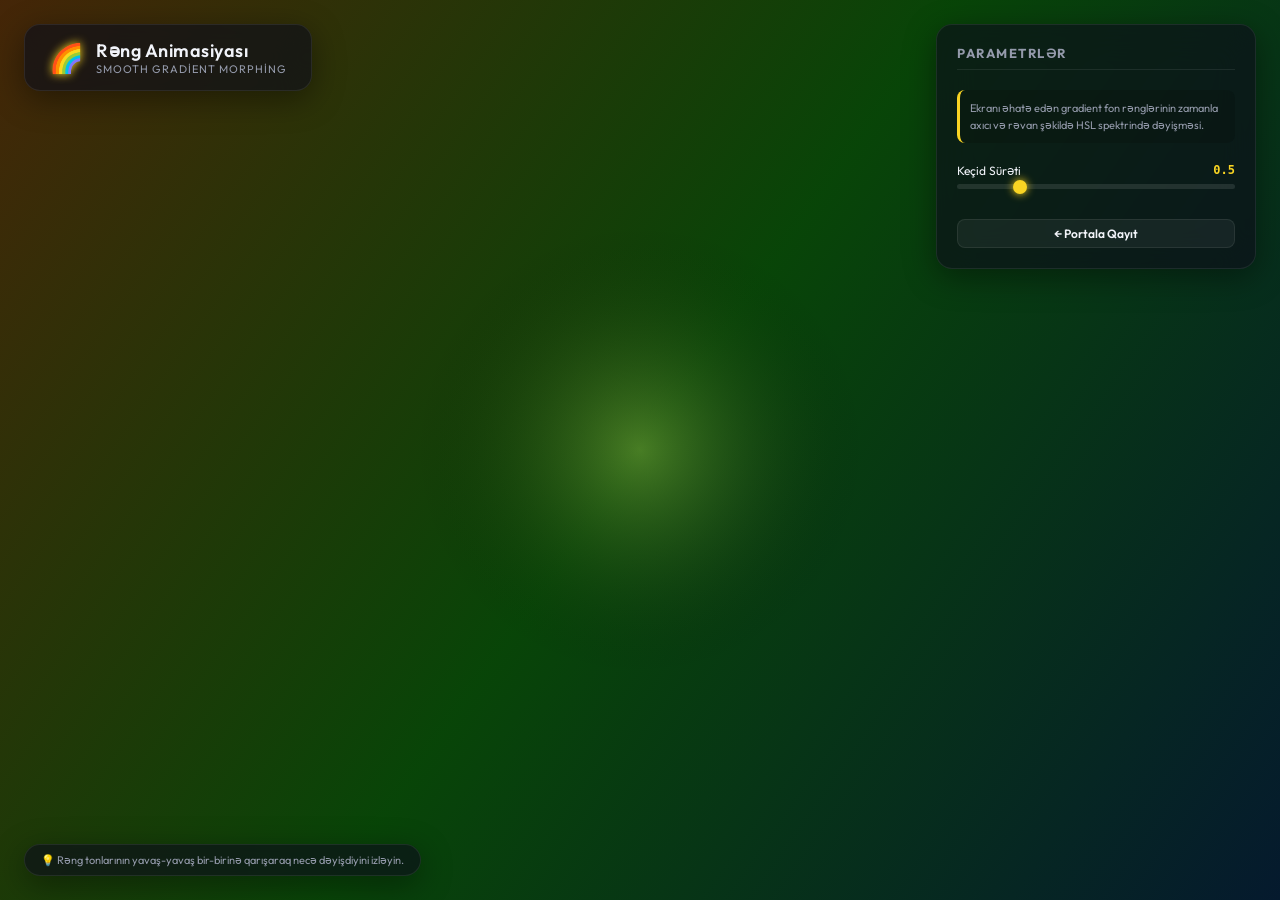
<file: color.html>
<!DOCTYPE html>
<html lang="az">
<head>
    <meta charset="UTF-8">
    <meta name="viewport" content="width=device-width, initial-scale=1.0">
    <title>Rəng Animasiyası</title>
    <!-- Google Fonts -->
    <link rel="preconnect" href="https://fonts.googleapis.com">
    <link rel="preconnect" href="https://fonts.gstatic.com" crossorigin>
    <link href="https://fonts.googleapis.com/css2?family=Outfit:wght@300;400;600;700&display=swap" rel="stylesheet">
    
    <style>
        :root {
            --bg-base: #06060c;
            --text-primary: #f1f3f9;
            --text-secondary: #949aab;
            --accent-color: #f9d423;
            --glass-bg: rgba(13, 14, 27, 0.65);
            --glass-border: rgba(255, 255, 255, 0.08);
            --glass-glow: rgba(249, 212, 35, 0.15);
        }

        * {
            box-sizing: border-box;
            margin: 0;
            padding: 0;
            user-select: none;
            -webkit-user-select: none;
        }

        body {
            background-color: var(--bg-base);
            color: var(--text-primary);
            font-family: 'Outfit', sans-serif;
            overflow: hidden;
            height: 100vh;
            width: 100vw;
        }

        #mathCanvas {
            position: fixed;
            top: 0;
            left: 0;
            width: 100%;
            height: 100%;
            z-index: 1;
            display: block;
        }

        /* UI Overlays */
        .ui-overlay {
            position: absolute;
            z-index: 10;
            top: 0;
            left: 0;
            width: 100%;
            height: 100%;
            pointer-events: none;
            display: flex;
            flex-direction: column;
            justify-content: space-between;
            padding: 24px;
        }

        .glass-panel {
            pointer-events: auto;
            background: var(--glass-bg);
            backdrop-filter: blur(18px);
            -webkit-backdrop-filter: blur(18px);
            border: 1px solid var(--glass-border);
            border-radius: 16px;
            padding: 20px;
            box-shadow: 0 8px 32px 0 rgba(0, 0, 0, 0.4);
            transition: all 0.4s cubic-bezier(0.16, 1, 0.3, 1);
        }

        .glass-panel:hover {
            border-color: rgba(255, 255, 255, 0.15);
            box-shadow: 0 8px 32px 0 rgba(0, 0, 0, 0.5), 0 0 15px var(--glass-glow);
        }

        header.glass-panel {
            align-self: flex-start;
            display: flex;
            align-items: center;
            gap: 20px;
            padding: 14px 24px;
        }

        .logo-icon {
            font-size: 28px;
            color: var(--accent-color);
            text-shadow: 0 0 10px var(--accent-color);
        }

        h1 {
            font-size: 18px;
            font-weight: 600;
            letter-spacing: 0.5px;
        }

        .subtitle {
            font-size: 11px;
            color: var(--text-secondary);
            text-transform: uppercase;
            letter-spacing: 1px;
        }

        /* Controls Panel */
        .controls-panel {
            position: absolute;
            right: 24px;
            top: 24px;
            width: 320px;
            display: flex;
            flex-direction: column;
            gap: 20px;
        }

        .controls-panel h2 {
            font-size: 13px;
            text-transform: uppercase;
            letter-spacing: 1.5px;
            color: var(--text-secondary);
            border-bottom: 1px solid rgba(255, 255, 255, 0.08);
            padding-bottom: 8px;
        }

        .info-text {
            font-size: 11px;
            line-height: 1.5;
            color: var(--text-secondary);
            background: rgba(0, 0, 0, 0.15);
            padding: 10px;
            border-radius: 8px;
            border-left: 3px solid var(--accent-color);
        }

        .slider-group {
            display: flex;
            flex-direction: column;
            gap: 6px;
        }

        .slider-header {
            display: flex;
            justify-content: space-between;
            font-size: 12px;
        }

        .val-display {
            font-family: monospace;
            color: var(--accent-color);
            font-weight: 600;
        }

        input[type="range"] {
            -webkit-appearance: none;
            appearance: none;
            width: 100%;
            height: 5px;
            background: rgba(255, 255, 255, 0.1);
            border-radius: 3px;
            outline: none;
        }

        input[type="range"]::-webkit-slider-thumb {
            -webkit-appearance: none;
            appearance: none;
            width: 14px;
            height: 14px;
            border-radius: 50%;
            background: var(--accent-color);
            cursor: pointer;
            box-shadow: 0 0 8px var(--accent-color);
            transition: transform 0.1s;
        }

        input[type="range"]::-webkit-slider-thumb:hover {
            transform: scale(1.25);
        }

        .back-btn {
            text-decoration: none;
            color: var(--text-primary);
            font-size: 12px;
            font-weight: 600;
            background: rgba(255, 255, 255, 0.05);
            padding: 6px 12px;
            border-radius: 8px;
            border: 1px solid var(--glass-border);
            transition: all 0.3s;
            display: inline-block;
            margin-top: 10px;
            text-align: center;
        }

        .back-btn:hover {
            background: var(--accent-color);
            color: var(--bg-base);
            box-shadow: 0 0 10px var(--accent-color);
        }

        footer.glass-panel {
            align-self: flex-start;
            padding: 8px 16px;
            font-size: 11px;
            color: var(--text-secondary);
        }

        @media (max-width: 768px) {
            .ui-overlay {
                display: flex;
                flex-direction: column;
                overflow-y: auto;
                pointer-events: auto;
                gap: 15px;
            }
            .controls-panel {
                position: static;
                width: 100%;
            }
            header.glass-panel {
                width: 100%;
                flex-direction: column;
                align-items: flex-start;
                gap: 10px;
            }
        }
    </style>
</head>
<body>
    <canvas id="mathCanvas"></canvas>

    <div class="ui-overlay">
        <!-- Header -->
        <header class="glass-panel">
            <div style="display: flex; align-items: center; gap: 12px;">
                <span class="logo-icon">🌈</span>
                <div>
                    <h1>Rəng Animasiyası</h1>
                    <p class="subtitle">Smooth Gradient Morphing</p>
                </div>
            </div>
        </header>

        <!-- Controls -->
        <aside class="glass-panel controls-panel">
            <h2>Parametrlər</h2>
            <div class="info-text">
                Ekranı əhatə edən gradient fon rənglərinin zamanla axıcı və rəvan şəkildə HSL spektrində dəyişməsi.
            </div>

            <div class="slider-group">
                <div class="slider-header">
                    <span>Keçid Sürəti</span>
                    <span class="val-display" id="val-speed">0.5</span>
                </div>
                <input type="range" id="param-speed" min="0.1" max="2.0" step="0.1" value="0.5">
            </div>

            <a href="index.html" class="back-btn">← Portala Qayıt</a>
        </aside>

        <!-- Footer Help -->
        <footer class="glass-panel">
            <span>💡 Rəng tonlarının yavaş-yavaş bir-birinə qarışaraq necə dəyişdiyini izləyin.</span>
        </footer>
    </div>

    <script>
        const canvas = document.getElementById('mathCanvas');
        const ctx = canvas.getContext('2d');

        const state = {
            width: window.innerWidth,
            height: window.innerHeight,
            hue: 0
        };

        function getSliderVal(id) {
            return parseFloat(document.getElementById(id).value);
        }

        function setupSlider(sliderId, displayId) {
            const slider = document.getElementById(sliderId);
            const display = document.getElementById(displayId);
            slider.addEventListener('input', () => {
                display.textContent = slider.value;
            });
        }

        setupSlider('param-speed', 'val-speed');

        function resize() {
            const dpr = window.devicePixelRatio || 1;
            state.width = window.innerWidth;
            state.height = window.innerHeight;
            canvas.width = state.width * dpr;
            canvas.height = state.height * dpr;
            ctx.scale(dpr, dpr);
        }
        window.addEventListener('resize', resize);
        resize();

        function draw() {
            const speed = getSliderVal('param-speed');
            state.hue = (state.hue + speed) % 360;

            // Draw morphing diagonal linear gradient
            const grad = ctx.createLinearGradient(0, 0, state.width, state.height);
            
            const color1 = `hsl(${state.hue}, 80%, 15%)`;
            const color2 = `hsl(${(state.hue + 90) % 360}, 80%, 15%)`;
            const color3 = `hsl(${(state.hue + 180) % 360}, 80%, 10%)`;

            grad.addColorStop(0, color1);
            grad.addColorStop(0.5, color2);
            grad.addColorStop(1, color3);

            ctx.fillStyle = grad;
            ctx.fillRect(0, 0, state.width, state.height);

            // Draw a floating glowing orb in the center
            const cx = state.width / 2;
            const cy = state.height / 2;
            const size = Math.min(state.width, state.height) * 0.25;

            const orbGrad = ctx.createRadialGradient(cx, cy, 0, cx, cy, size);
            orbGrad.addColorStop(0, `hsla(${(state.hue + 45) % 360}, 100%, 70%, 0.3)`);
            orbGrad.addColorStop(1, 'transparent');

            ctx.beginPath();
            ctx.arc(cx, cy, size, 0, Math.PI * 2);
            ctx.fillStyle = orbGrad;
            ctx.fill();

            requestAnimationFrame(draw);
        }

        draw();
    </script>
</body>
</html>
</file>
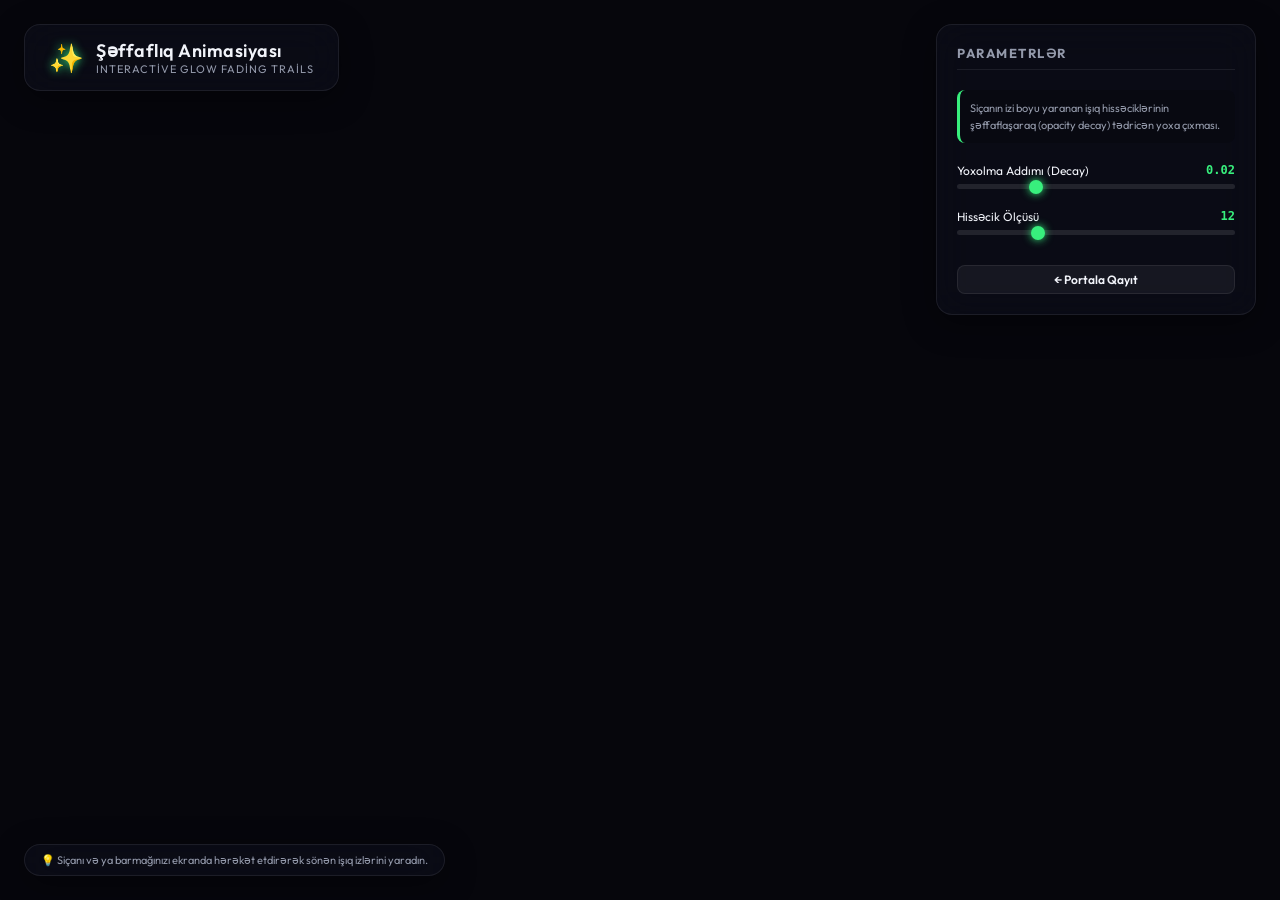
<file: fade.html>
<!DOCTYPE html>
<html lang="az">
<head>
    <meta charset="UTF-8">
    <meta name="viewport" content="width=device-width, initial-scale=1.0">
    <title>Şəffaflıq Animasiyası</title>
    <!-- Google Fonts -->
    <link rel="preconnect" href="https://fonts.googleapis.com">
    <link rel="preconnect" href="https://fonts.gstatic.com" crossorigin>
    <link href="https://fonts.googleapis.com/css2?family=Outfit:wght@300;400;600;700&display=swap" rel="stylesheet">
    
    <style>
        :root {
            --bg-base: #06060c;
            --text-primary: #f1f3f9;
            --text-secondary: #949aab;
            --accent-color: #38ef7d;
            --glass-bg: rgba(13, 14, 27, 0.65);
            --glass-border: rgba(255, 255, 255, 0.08);
            --glass-glow: rgba(56, 239, 125, 0.15);
        }

        * {
            box-sizing: border-box;
            margin: 0;
            padding: 0;
            user-select: none;
            -webkit-user-select: none;
        }

        body {
            background-color: var(--bg-base);
            color: var(--text-primary);
            font-family: 'Outfit', sans-serif;
            overflow: hidden;
            height: 100vh;
            width: 100vw;
        }

        #mathCanvas {
            position: fixed;
            top: 0;
            left: 0;
            width: 100%;
            height: 100%;
            z-index: 1;
            display: block;
        }

        /* UI Overlays */
        .ui-overlay {
            position: absolute;
            z-index: 10;
            top: 0;
            left: 0;
            width: 100%;
            height: 100%;
            pointer-events: none;
            display: flex;
            flex-direction: column;
            justify-content: space-between;
            padding: 24px;
        }

        .glass-panel {
            pointer-events: auto;
            background: var(--glass-bg);
            backdrop-filter: blur(18px);
            -webkit-backdrop-filter: blur(18px);
            border: 1px solid var(--glass-border);
            border-radius: 16px;
            padding: 20px;
            box-shadow: 0 8px 32px 0 rgba(0, 0, 0, 0.4);
            transition: all 0.4s cubic-bezier(0.16, 1, 0.3, 1);
        }

        .glass-panel:hover {
            border-color: rgba(255, 255, 255, 0.15);
            box-shadow: 0 8px 32px 0 rgba(0, 0, 0, 0.5), 0 0 15px var(--glass-glow);
        }

        header.glass-panel {
            align-self: flex-start;
            display: flex;
            align-items: center;
            gap: 20px;
            padding: 14px 24px;
        }

        .logo-icon {
            font-size: 28px;
            color: var(--accent-color);
            text-shadow: 0 0 10px var(--accent-color);
        }

        h1 {
            font-size: 18px;
            font-weight: 600;
            letter-spacing: 0.5px;
        }

        .subtitle {
            font-size: 11px;
            color: var(--text-secondary);
            text-transform: uppercase;
            letter-spacing: 1px;
        }

        /* Controls Panel */
        .controls-panel {
            position: absolute;
            right: 24px;
            top: 24px;
            width: 320px;
            display: flex;
            flex-direction: column;
            gap: 20px;
        }

        .controls-panel h2 {
            font-size: 13px;
            text-transform: uppercase;
            letter-spacing: 1.5px;
            color: var(--text-secondary);
            border-bottom: 1px solid rgba(255, 255, 255, 0.08);
            padding-bottom: 8px;
        }

        .info-text {
            font-size: 11px;
            line-height: 1.5;
            color: var(--text-secondary);
            background: rgba(0, 0, 0, 0.15);
            padding: 10px;
            border-radius: 8px;
            border-left: 3px solid var(--accent-color);
        }

        .slider-group {
            display: flex;
            flex-direction: column;
            gap: 6px;
        }

        .slider-header {
            display: flex;
            justify-content: space-between;
            font-size: 12px;
        }

        .val-display {
            font-family: monospace;
            color: var(--accent-color);
            font-weight: 600;
        }

        input[type="range"] {
            -webkit-appearance: none;
            appearance: none;
            width: 100%;
            height: 5px;
            background: rgba(255, 255, 255, 0.1);
            border-radius: 3px;
            outline: none;
        }

        input[type="range"]::-webkit-slider-thumb {
            -webkit-appearance: none;
            appearance: none;
            width: 14px;
            height: 14px;
            border-radius: 50%;
            background: var(--accent-color);
            cursor: pointer;
            box-shadow: 0 0 8px var(--accent-color);
            transition: transform 0.1s;
        }

        input[type="range"]::-webkit-slider-thumb:hover {
            transform: scale(1.25);
        }

        .back-btn {
            text-decoration: none;
            color: var(--text-primary);
            font-size: 12px;
            font-weight: 600;
            background: rgba(255, 255, 255, 0.05);
            padding: 6px 12px;
            border-radius: 8px;
            border: 1px solid var(--glass-border);
            transition: all 0.3s;
            display: inline-block;
            margin-top: 10px;
            text-align: center;
        }

        .back-btn:hover {
            background: var(--accent-color);
            color: var(--bg-base);
            box-shadow: 0 0 10px var(--accent-color);
        }

        footer.glass-panel {
            align-self: flex-start;
            padding: 8px 16px;
            font-size: 11px;
            color: var(--text-secondary);
        }

        @media (max-width: 768px) {
            .ui-overlay {
                display: flex;
                flex-direction: column;
                overflow-y: auto;
                pointer-events: auto;
                gap: 15px;
            }
            .controls-panel {
                position: static;
                width: 100%;
            }
            header.glass-panel {
                width: 100%;
                flex-direction: column;
                align-items: flex-start;
                gap: 10px;
            }
        }
    </style>
</head>
<body>
    <canvas id="mathCanvas"></canvas>

    <div class="ui-overlay">
        <!-- Header -->
        <header class="glass-panel">
            <div style="display: flex; align-items: center; gap: 12px;">
                <span class="logo-icon">✨</span>
                <div>
                    <h1>Şəffaflıq Animasiyası</h1>
                    <p class="subtitle">Interactive Glow Fading Trails</p>
                </div>
            </div>
        </header>

        <!-- Controls -->
        <aside class="glass-panel controls-panel">
            <h2>Parametrlər</h2>
            <div class="info-text">
                Siçanın izi boyu yaranan işıq hissəciklərinin şəffaflaşaraq (opacity decay) tədricən yoxa çıxması.
            </div>

            <div class="slider-group">
                <div class="slider-header">
                    <span>Yoxolma Addımı (Decay)</span>
                    <span class="val-display" id="val-decay">0.02</span>
                </div>
                <input type="range" id="param-decay" min="0.005" max="0.06" step="0.005" value="0.02">
            </div>

            <div class="slider-group">
                <div class="slider-header">
                    <span>Hissəcik Ölçüsü</span>
                    <span class="val-display" id="val-size">12</span>
                </div>
                <input type="range" id="param-size" min="5" max="30" step="1" value="12">
            </div>

            <a href="index.html" class="back-btn">← Portala Qayıt</a>
        </aside>

        <!-- Footer Help -->
        <footer class="glass-panel">
            <span>💡 Siçanı və ya barmağınızı ekranda hərəkət etdirərək sönən işıq izlərini yaradın.</span>
        </footer>
    </div>

    <script>
        const canvas = document.getElementById('mathCanvas');
        const ctx = canvas.getContext('2d');

        const state = {
            width: window.innerWidth,
            height: window.innerHeight,
            particles: []
        };

        function getSliderVal(id) {
            return parseFloat(document.getElementById(id).value);
        }

        function setupSlider(sliderId, displayId) {
            const slider = document.getElementById(sliderId);
            const display = document.getElementById(displayId);
            slider.addEventListener('input', () => {
                display.textContent = slider.value;
            });
        }

        setupSlider('param-decay', 'val-decay');
        setupSlider('param-size', 'val-size');

        function resize() {
            const dpr = window.devicePixelRatio || 1;
            state.width = window.innerWidth;
            state.height = window.innerHeight;
            canvas.width = state.width * dpr;
            canvas.height = state.height * dpr;
            ctx.scale(dpr, dpr);
        }
        window.addEventListener('resize', resize);
        resize();

        function addParticle(x, y) {
            const size = getSliderVal('param-size');
            state.particles.push({
                x,
                y,
                size,
                opacity: 1.0,
                // slight random drift
                vx: (Math.random() - 0.5) * 1.5,
                vy: (Math.random() - 0.5) * 1.5
            });
        }

        window.addEventListener('mousemove', (e) => {
            addParticle(e.clientX, e.clientY);
        });

        window.addEventListener('touchmove', (e) => {
            if (e.touches.length > 0) {
                addParticle(e.touches[0].clientX, e.touches[0].clientY);
            }
        });

        function draw() {
            // Dark clear background
            ctx.fillStyle = '#06060c';
            ctx.fillRect(0, 0, state.width, state.height);

            const decay = getSliderVal('param-decay');

            for (let i = state.particles.length - 1; i >= 0; i--) {
                const p = state.particles[i];
                p.opacity -= decay;
                p.x += p.vx;
                p.y += p.vy;

                if (p.opacity <= 0) {
                    state.particles.splice(i, 1);
                    continue;
                }

                ctx.beginPath();
                ctx.arc(p.x, p.y, p.size, 0, Math.PI * 2);
                ctx.fillStyle = `rgba(56, 239, 125, ${p.opacity})`;
                ctx.shadowColor = '#38ef7d';
                ctx.shadowBlur = p.size * 1.5 * p.opacity;
                ctx.fill();
            }

            ctx.shadowBlur = 0; // reset shadow
            requestAnimationFrame(draw);
        }

        draw();
    </script>
</body>
</html>
</file>
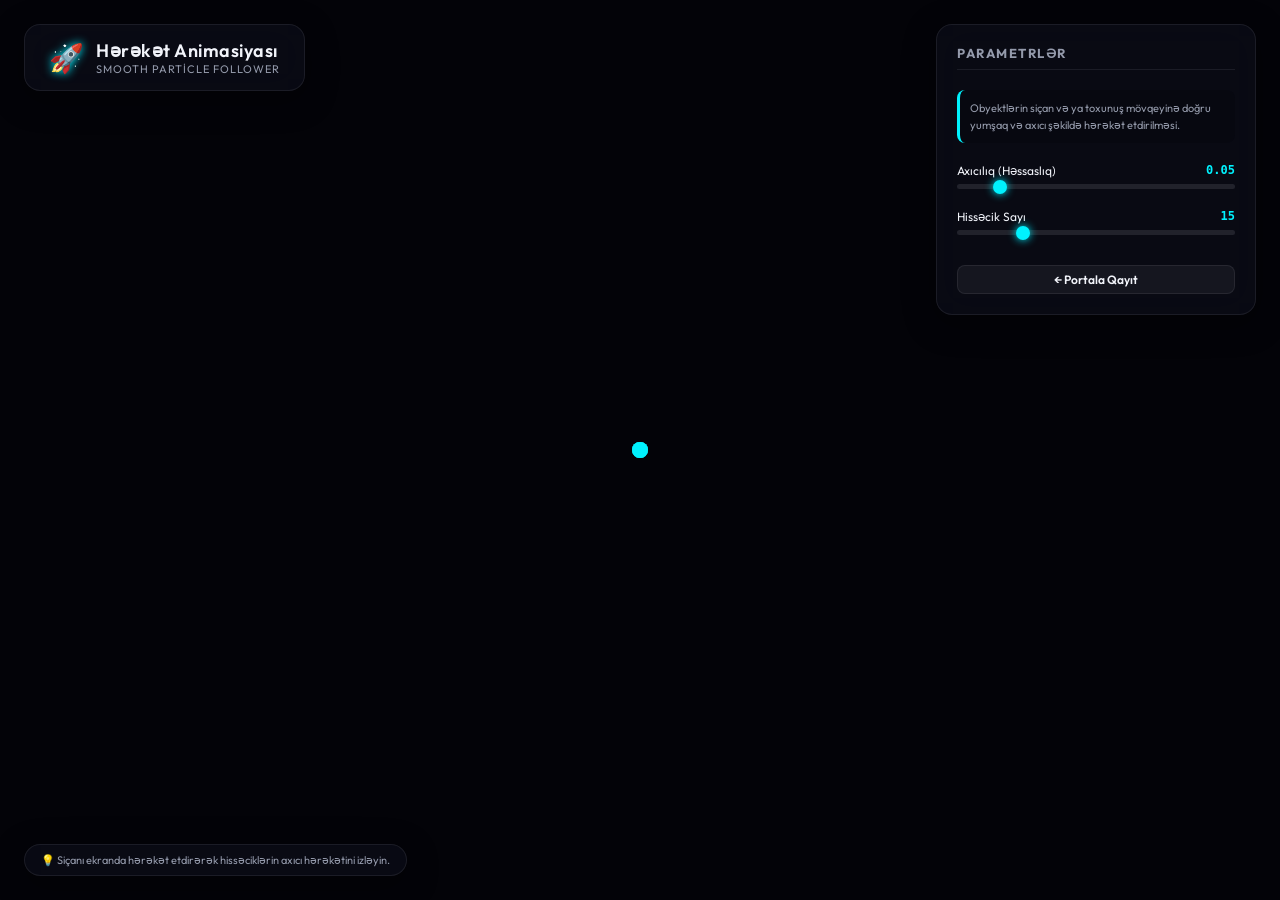
<file: move.html>
<!DOCTYPE html>
<html lang="az">
<head>
    <meta charset="UTF-8">
    <meta name="viewport" content="width=device-width, initial-scale=1.0">
    <title>Hərəkət Animasiyası</title>
    <!-- Google Fonts -->
    <link rel="preconnect" href="https://fonts.googleapis.com">
    <link rel="preconnect" href="https://fonts.gstatic.com" crossorigin>
    <link href="https://fonts.googleapis.com/css2?family=Outfit:wght@300;400;600;700&display=swap" rel="stylesheet">
    
    <style>
        :root {
            --bg-base: #06060c;
            --text-primary: #f1f3f9;
            --text-secondary: #949aab;
            --accent-color: #00f2fe;
            --glass-bg: rgba(13, 14, 27, 0.65);
            --glass-border: rgba(255, 255, 255, 0.08);
            --glass-glow: rgba(0, 242, 254, 0.15);
        }

        * {
            box-sizing: border-box;
            margin: 0;
            padding: 0;
            user-select: none;
            -webkit-user-select: none;
        }

        body {
            background-color: var(--bg-base);
            color: var(--text-primary);
            font-family: 'Outfit', sans-serif;
            overflow: hidden;
            height: 100vh;
            width: 100vw;
        }

        #mathCanvas {
            position: fixed;
            top: 0;
            left: 0;
            width: 100%;
            height: 100%;
            z-index: 1;
            display: block;
        }

        /* UI Overlays */
        .ui-overlay {
            position: absolute;
            z-index: 10;
            top: 0;
            left: 0;
            width: 100%;
            height: 100%;
            pointer-events: none;
            display: flex;
            flex-direction: column;
            justify-content: space-between;
            padding: 24px;
        }

        .glass-panel {
            pointer-events: auto;
            background: var(--glass-bg);
            backdrop-filter: blur(18px);
            -webkit-backdrop-filter: blur(18px);
            border: 1px solid var(--glass-border);
            border-radius: 16px;
            padding: 20px;
            box-shadow: 0 8px 32px 0 rgba(0, 0, 0, 0.4);
            transition: all 0.4s cubic-bezier(0.16, 1, 0.3, 1);
        }

        .glass-panel:hover {
            border-color: rgba(255, 255, 255, 0.15);
            box-shadow: 0 8px 32px 0 rgba(0, 0, 0, 0.5), 0 0 15px var(--glass-glow);
        }

        header.glass-panel {
            align-self: flex-start;
            display: flex;
            align-items: center;
            gap: 20px;
            padding: 14px 24px;
        }

        .logo-icon {
            font-size: 28px;
            color: var(--accent-color);
            text-shadow: 0 0 10px var(--accent-color);
        }

        h1 {
            font-size: 18px;
            font-weight: 600;
            letter-spacing: 0.5px;
        }

        .subtitle {
            font-size: 11px;
            color: var(--text-secondary);
            text-transform: uppercase;
            letter-spacing: 1px;
        }

        /* Controls Panel */
        .controls-panel {
            position: absolute;
            right: 24px;
            top: 24px;
            width: 320px;
            display: flex;
            flex-direction: column;
            gap: 20px;
        }

        .controls-panel h2 {
            font-size: 13px;
            text-transform: uppercase;
            letter-spacing: 1.5px;
            color: var(--text-secondary);
            border-bottom: 1px solid rgba(255, 255, 255, 0.08);
            padding-bottom: 8px;
        }

        .info-text {
            font-size: 11px;
            line-height: 1.5;
            color: var(--text-secondary);
            background: rgba(0, 0, 0, 0.15);
            padding: 10px;
            border-radius: 8px;
            border-left: 3px solid var(--accent-color);
        }

        .slider-group {
            display: flex;
            flex-direction: column;
            gap: 6px;
        }

        .slider-header {
            display: flex;
            justify-content: space-between;
            font-size: 12px;
        }

        .val-display {
            font-family: monospace;
            color: var(--accent-color);
            font-weight: 600;
        }

        input[type="range"] {
            -webkit-appearance: none;
            appearance: none;
            width: 100%;
            height: 5px;
            background: rgba(255, 255, 255, 0.1);
            border-radius: 3px;
            outline: none;
        }

        input[type="range"]::-webkit-slider-thumb {
            -webkit-appearance: none;
            appearance: none;
            width: 14px;
            height: 14px;
            border-radius: 50%;
            background: var(--accent-color);
            cursor: pointer;
            box-shadow: 0 0 8px var(--accent-color);
            transition: transform 0.1s;
        }

        input[type="range"]::-webkit-slider-thumb:hover {
            transform: scale(1.25);
        }

        .back-btn {
            text-decoration: none;
            color: var(--text-primary);
            font-size: 12px;
            font-weight: 600;
            background: rgba(255, 255, 255, 0.05);
            padding: 6px 12px;
            border-radius: 8px;
            border: 1px solid var(--glass-border);
            transition: all 0.3s;
            display: inline-block;
            margin-top: 10px;
            text-align: center;
        }

        .back-btn:hover {
            background: var(--accent-color);
            color: var(--bg-base);
            box-shadow: 0 0 10px var(--accent-color);
        }

        footer.glass-panel {
            align-self: flex-start;
            padding: 8px 16px;
            font-size: 11px;
            color: var(--text-secondary);
        }

        @media (max-width: 768px) {
            .ui-overlay {
                display: flex;
                flex-direction: column;
                overflow-y: auto;
                pointer-events: auto;
                gap: 15px;
            }
            .controls-panel {
                position: static;
                width: 100%;
            }
            header.glass-panel {
                width: 100%;
                flex-direction: column;
                align-items: flex-start;
                gap: 10px;
            }
        }
    </style>
</head>
<body>
    <canvas id="mathCanvas"></canvas>

    <div class="ui-overlay">
        <!-- Header -->
        <header class="glass-panel">
            <div style="display: flex; align-items: center; gap: 12px;">
                <span class="logo-icon">🚀</span>
                <div>
                    <h1>Hərəkət Animasiyası</h1>
                    <p class="subtitle">Smooth Particle Follower</p>
                </div>
            </div>
        </header>

        <!-- Controls -->
        <aside class="glass-panel controls-panel">
            <h2>Parametrlər</h2>
            <div class="info-text">
                Obyektlərin siçan və ya toxunuş mövqeyinə doğru yumşaq və axıcı şəkildə hərəkət etdirilməsi.
            </div>

            <div class="slider-group">
                <div class="slider-header">
                    <span>Axıcılıq (Həssaslıq)</span>
                    <span class="val-display" id="val-lerp">0.05</span>
                </div>
                <input type="range" id="param-lerp" min="0.01" max="0.3" step="0.01" value="0.05">
            </div>

            <div class="slider-group">
                <div class="slider-header">
                    <span>Hissəcik Sayı</span>
                    <span class="val-display" id="val-trail">15</span>
                </div>
                <input type="range" id="param-trail" min="5" max="50" step="1" value="15">
            </div>

            <a href="index.html" class="back-btn">← Portala Qayıt</a>
        </aside>

        <!-- Footer Help -->
        <footer class="glass-panel">
            <span>💡 Siçanı ekranda hərəkət etdirərək hissəciklərin axıcı hərəkətini izləyin.</span>
        </footer>
    </div>

    <script>
        const canvas = document.getElementById('mathCanvas');
        const ctx = canvas.getContext('2d');

        const state = {
            width: window.innerWidth,
            height: window.innerHeight,
            target: { x: window.innerWidth / 2, y: window.innerHeight / 2 },
            trail: []
        };

        function getSliderVal(id) {
            return parseFloat(document.getElementById(id).value);
        }

        function setupSlider(sliderId, displayId) {
            const slider = document.getElementById(sliderId);
            const display = document.getElementById(displayId);
            slider.addEventListener('input', () => {
                display.textContent = slider.value;
            });
        }

        setupSlider('param-lerp', 'val-lerp');
        setupSlider('param-trail', 'val-trail');

        function resize() {
            const dpr = window.devicePixelRatio || 1;
            state.width = window.innerWidth;
            state.height = window.innerHeight;
            canvas.width = state.width * dpr;
            canvas.height = state.height * dpr;
            ctx.scale(dpr, dpr);
        }
        window.addEventListener('resize', resize);
        resize();

        // Mouse listeners
        window.addEventListener('mousemove', (e) => {
            state.target.x = e.clientX;
            state.target.y = e.clientY;
        });

        window.addEventListener('touchmove', (e) => {
            if (e.touches.length > 0) {
                state.target.x = e.touches[0].clientX;
                state.target.y = e.touches[0].clientY;
            }
        });

        // Initialize trail points
        const startX = window.innerWidth / 2;
        const startY = window.innerHeight / 2;
        for (let i = 0; i < 50; i++) {
            state.trail.push({ x: startX, y: startY });
        }

        function draw() {
            ctx.fillStyle = 'rgba(6, 6, 12, 0.2)';
            ctx.fillRect(0, 0, state.width, state.height);

            const lerpSpeed = getSliderVal('param-lerp');
            const trailCount = getSliderVal('param-trail');

            // Lerp trail points
            // First point follows target
            state.trail[0].x += (state.target.x - state.trail[0].x) * lerpSpeed;
            state.trail[0].y += (state.target.y - state.trail[0].y) * lerpSpeed;

            // Rest follow previous point
            for (let i = 1; i < trailCount; i++) {
                state.trail[i].x += (state.trail[i - 1].x - state.trail[i].x) * 0.3;
                state.trail[i].y += (state.trail[i - 1].y - state.trail[i].y) * 0.3;
            }

            // Draw connecting glow path
            ctx.beginPath();
            ctx.moveTo(state.trail[0].x, state.trail[0].y);
            for (let i = 1; i < trailCount; i++) {
                ctx.lineTo(state.trail[i].x, state.trail[i].y);
            }
            ctx.strokeStyle = 'rgba(0, 242, 254, 0.15)';
            ctx.lineWidth = 15;
            ctx.lineCap = 'round';
            ctx.lineJoin = 'round';
            ctx.stroke();

            // Draw main path
            ctx.beginPath();
            ctx.moveTo(state.trail[0].x, state.trail[0].y);
            for (let i = 1; i < trailCount; i++) {
                ctx.lineTo(state.trail[i].x, state.trail[i].y);
            }
            ctx.strokeStyle = '#00f2fe';
            ctx.lineWidth = 4;
            ctx.stroke();

            // Draw glowing node dots
            for (let i = 0; i < trailCount; i++) {
                const ratio = 1 - (i / trailCount);
                ctx.beginPath();
                ctx.arc(state.trail[i].x, state.trail[i].y, 8 * ratio, 0, Math.PI * 2);
                ctx.fillStyle = `rgba(0, 242, 254, ${ratio})`;
                ctx.fill();
            }

            requestAnimationFrame(draw);
        }

        draw();
    </script>
</body>
</html>
</file>
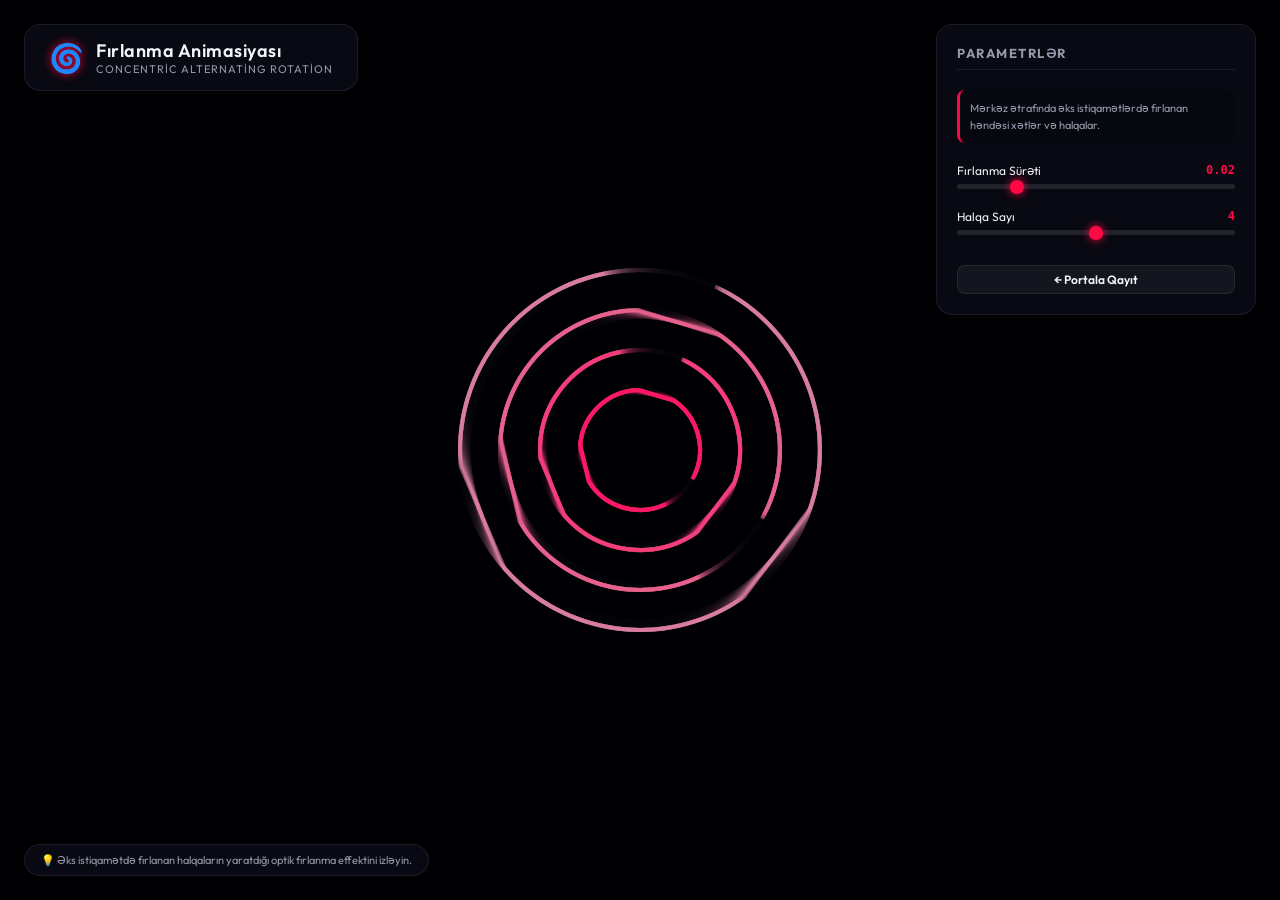
<file: rotate.html>
<!DOCTYPE html>
<html lang="az">
<head>
    <meta charset="UTF-8">
    <meta name="viewport" content="width=device-width, initial-scale=1.0">
    <title>Fırlanma Animasiyası</title>
    <!-- Google Fonts -->
    <link rel="preconnect" href="https://fonts.googleapis.com">
    <link rel="preconnect" href="https://fonts.gstatic.com" crossorigin>
    <link href="https://fonts.googleapis.com/css2?family=Outfit:wght@300;400;600;700&display=swap" rel="stylesheet">
    
    <style>
        :root {
            --bg-base: #06060c;
            --text-primary: #f1f3f9;
            --text-secondary: #949aab;
            --accent-color: #ff0844;
            --glass-bg: rgba(13, 14, 27, 0.65);
            --glass-border: rgba(255, 255, 255, 0.08);
            --glass-glow: rgba(255, 8, 68, 0.15);
        }

        * {
            box-sizing: border-box;
            margin: 0;
            padding: 0;
            user-select: none;
            -webkit-user-select: none;
        }

        body {
            background-color: var(--bg-base);
            color: var(--text-primary);
            font-family: 'Outfit', sans-serif;
            overflow: hidden;
            height: 100vh;
            width: 100vw;
        }

        #mathCanvas {
            position: fixed;
            top: 0;
            left: 0;
            width: 100%;
            height: 100%;
            z-index: 1;
            display: block;
        }

        /* UI Overlays */
        .ui-overlay {
            position: absolute;
            z-index: 10;
            top: 0;
            left: 0;
            width: 100%;
            height: 100%;
            pointer-events: none;
            display: flex;
            flex-direction: column;
            justify-content: space-between;
            padding: 24px;
        }

        .glass-panel {
            pointer-events: auto;
            background: var(--glass-bg);
            backdrop-filter: blur(18px);
            -webkit-backdrop-filter: blur(18px);
            border: 1px solid var(--glass-border);
            border-radius: 16px;
            padding: 20px;
            box-shadow: 0 8px 32px 0 rgba(0, 0, 0, 0.4);
            transition: all 0.4s cubic-bezier(0.16, 1, 0.3, 1);
        }

        .glass-panel:hover {
            border-color: rgba(255, 255, 255, 0.15);
            box-shadow: 0 8px 32px 0 rgba(0, 0, 0, 0.5), 0 0 15px var(--glass-glow);
        }

        header.glass-panel {
            align-self: flex-start;
            display: flex;
            align-items: center;
            gap: 20px;
            padding: 14px 24px;
        }

        .logo-icon {
            font-size: 28px;
            color: var(--accent-color);
            text-shadow: 0 0 10px var(--accent-color);
        }

        h1 {
            font-size: 18px;
            font-weight: 600;
            letter-spacing: 0.5px;
        }

        .subtitle {
            font-size: 11px;
            color: var(--text-secondary);
            text-transform: uppercase;
            letter-spacing: 1px;
        }

        /* Controls Panel */
        .controls-panel {
            position: absolute;
            right: 24px;
            top: 24px;
            width: 320px;
            display: flex;
            flex-direction: column;
            gap: 20px;
        }

        .controls-panel h2 {
            font-size: 13px;
            text-transform: uppercase;
            letter-spacing: 1.5px;
            color: var(--text-secondary);
            border-bottom: 1px solid rgba(255, 255, 255, 0.08);
            padding-bottom: 8px;
        }

        .info-text {
            font-size: 11px;
            line-height: 1.5;
            color: var(--text-secondary);
            background: rgba(0, 0, 0, 0.15);
            padding: 10px;
            border-radius: 8px;
            border-left: 3px solid var(--accent-color);
        }

        .slider-group {
            display: flex;
            flex-direction: column;
            gap: 6px;
        }

        .slider-header {
            display: flex;
            justify-content: space-between;
            font-size: 12px;
        }

        .val-display {
            font-family: monospace;
            color: var(--accent-color);
            font-weight: 600;
        }

        input[type="range"] {
            -webkit-appearance: none;
            appearance: none;
            width: 100%;
            height: 5px;
            background: rgba(255, 255, 255, 0.1);
            border-radius: 3px;
            outline: none;
        }

        input[type="range"]::-webkit-slider-thumb {
            -webkit-appearance: none;
            appearance: none;
            width: 14px;
            height: 14px;
            border-radius: 50%;
            background: var(--accent-color);
            cursor: pointer;
            box-shadow: 0 0 8px var(--accent-color);
            transition: transform 0.1s;
        }

        input[type="range"]::-webkit-slider-thumb:hover {
            transform: scale(1.25);
        }

        .back-btn {
            text-decoration: none;
            color: var(--text-primary);
            font-size: 12px;
            font-weight: 600;
            background: rgba(255, 255, 255, 0.05);
            padding: 6px 12px;
            border-radius: 8px;
            border: 1px solid var(--glass-border);
            transition: all 0.3s;
            display: inline-block;
            margin-top: 10px;
            text-align: center;
        }

        .back-btn:hover {
            background: var(--accent-color);
            color: var(--bg-base);
            box-shadow: 0 0 10px var(--accent-color);
        }

        footer.glass-panel {
            align-self: flex-start;
            padding: 8px 16px;
            font-size: 11px;
            color: var(--text-secondary);
        }

        @media (max-width: 768px) {
            .ui-overlay {
                display: flex;
                flex-direction: column;
                overflow-y: auto;
                pointer-events: auto;
                gap: 15px;
            }
            .controls-panel {
                position: static;
                width: 100%;
            }
            header.glass-panel {
                width: 100%;
                flex-direction: column;
                align-items: flex-start;
                gap: 10px;
            }
        }
    </style>
</head>
<body>
    <canvas id="mathCanvas"></canvas>

    <div class="ui-overlay">
        <!-- Header -->
        <header class="glass-panel">
            <div style="display: flex; align-items: center; gap: 12px;">
                <span class="logo-icon">🌀</span>
                <div>
                    <h1>Fırlanma Animasiyası</h1>
                    <p class="subtitle">Concentric Alternating Rotation</p>
                </div>
            </div>
        </header>

        <!-- Controls -->
        <aside class="glass-panel controls-panel">
            <h2>Parametrlər</h2>
            <div class="info-text">
                Mərkəz ətrafında əks istiqamətlərdə fırlanan həndəsi xətlər və halqalar.
            </div>

            <div class="slider-group">
                <div class="slider-header">
                    <span>Fırlanma Sürəti</span>
                    <span class="val-display" id="val-speed">0.02</span>
                </div>
                <input type="range" id="param-speed" min="0.005" max="0.08" step="0.005" value="0.02">
            </div>

            <div class="slider-group">
                <div class="slider-header">
                    <span>Halqa Sayı</span>
                    <span class="val-display" id="val-rings">4</span>
                </div>
                <input type="range" id="param-rings" min="2" max="6" step="1" value="4">
            </div>

            <a href="index.html" class="back-btn">← Portala Qayıt</a>
        </aside>

        <!-- Footer Help -->
        <footer class="glass-panel">
            <span>💡 Əks istiqamətdə fırlanan halqaların yaratdığı optik fırlanma effektini izləyin.</span>
        </footer>
    </div>

    <script>
        const canvas = document.getElementById('mathCanvas');
        const ctx = canvas.getContext('2d');

        const state = {
            width: window.innerWidth,
            height: window.innerHeight,
            angle: 0
        };

        function getSliderVal(id) {
            return parseFloat(document.getElementById(id).value);
        }

        function setupSlider(sliderId, displayId) {
            const slider = document.getElementById(sliderId);
            const display = document.getElementById(displayId);
            slider.addEventListener('input', () => {
                display.textContent = slider.value;
            });
        }

        setupSlider('param-speed', 'val-speed');
        setupSlider('param-rings', 'val-rings');

        function resize() {
            const dpr = window.devicePixelRatio || 1;
            state.width = window.innerWidth;
            state.height = window.innerHeight;
            canvas.width = state.width * dpr;
            canvas.height = state.height * dpr;
            ctx.scale(dpr, dpr);
        }
        window.addEventListener('resize', resize);
        resize();

        function draw() {
            ctx.fillStyle = 'rgba(6, 6, 12, 0.15)';
            ctx.fillRect(0, 0, state.width, state.height);

            const cx = state.width / 2;
            const cy = state.height / 2;
            const speed = getSliderVal('param-speed');
            const ringCount = getSliderVal('param-rings');

            state.angle += speed;

            for (let i = 0; i < ringCount; i++) {
                const radius = 60 + i * 40;
                // Alternating directions
                const currentAngle = (i % 2 === 0) ? state.angle : -state.angle;

                ctx.save();
                ctx.translate(cx, cy);
                ctx.rotate(currentAngle);

                // Draw segment circle
                ctx.beginPath();
                // 3 segments per ring
                for (let s = 0; s < 3; s++) {
                    const startAngle = s * (Math.PI * 2 / 3);
                    const endAngle = startAngle + (Math.PI * 2 / 3) * 0.7; // leave gap
                    ctx.arc(0, 0, radius, startAngle, endAngle);
                }
                
                ctx.strokeStyle = `hsla(340, 100%, ${55 + i * 8}%, ${0.3 + (1 - i/ringCount) * 0.6})`;
                ctx.lineWidth = 4;
                ctx.stroke();

                ctx.restore();
            }

            requestAnimationFrame(draw);
        }

        draw();
    </script>
</body>
</html>
</file>
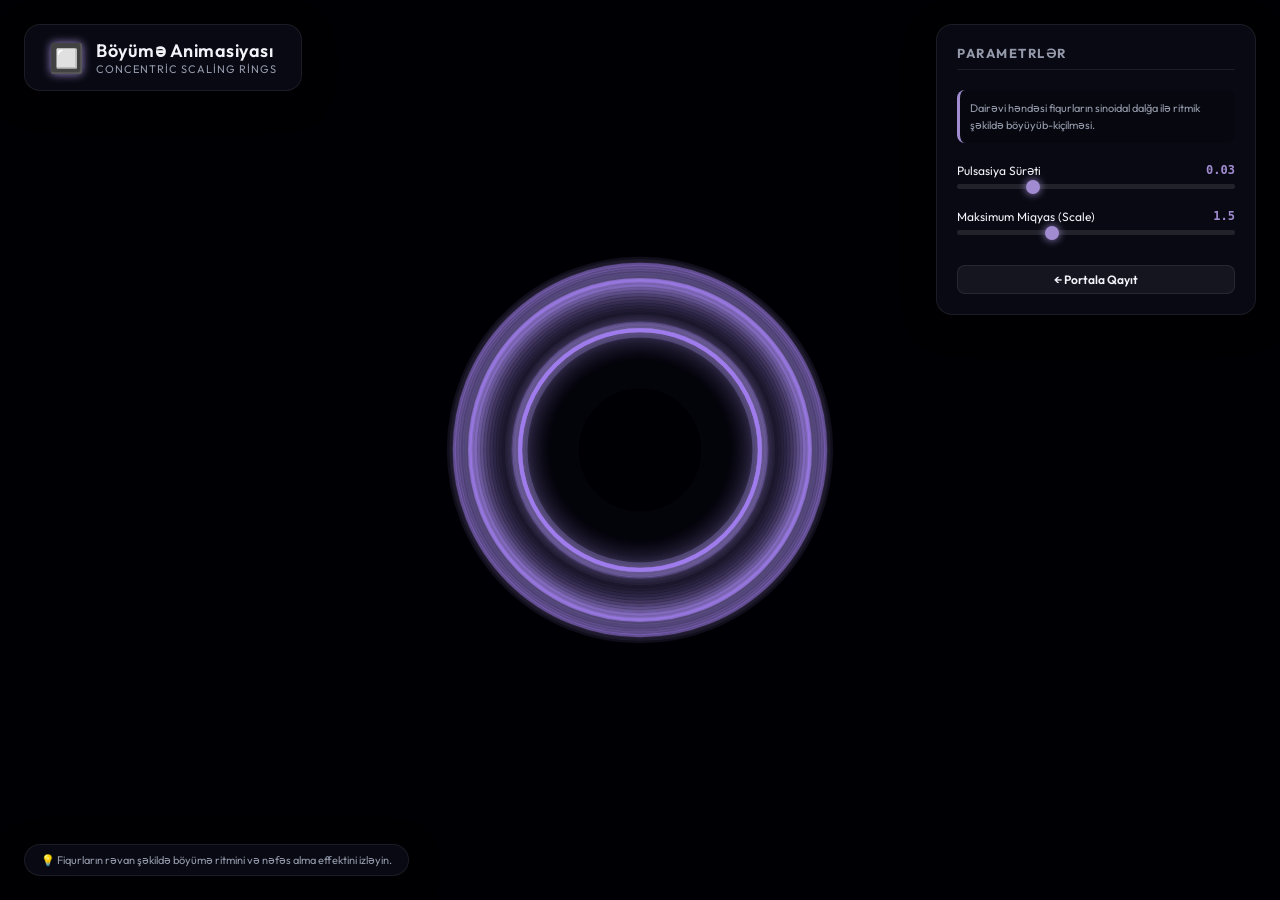
<file: scale.html>
<!DOCTYPE html>
<html lang="az">
<head>
    <meta charset="UTF-8">
    <meta name="viewport" content="width=device-width, initial-scale=1.0">
    <title>Böyümə Animasiyası</title>
    <!-- Google Fonts -->
    <link rel="preconnect" href="https://fonts.googleapis.com">
    <link rel="preconnect" href="https://fonts.gstatic.com" crossorigin>
    <link href="https://fonts.googleapis.com/css2?family=Outfit:wght@300;400;600;700&display=swap" rel="stylesheet">
    
    <style>
        :root {
            --bg-base: #06060c;
            --text-primary: #f1f3f9;
            --text-secondary: #949aab;
            --accent-color: #a18cd1;
            --glass-bg: rgba(13, 14, 27, 0.65);
            --glass-border: rgba(255, 255, 255, 0.08);
            --glass-glow: rgba(161, 140, 209, 0.15);
        }

        * {
            box-sizing: border-box;
            margin: 0;
            padding: 0;
            user-select: none;
            -webkit-user-select: none;
        }

        body {
            background-color: var(--bg-base);
            color: var(--text-primary);
            font-family: 'Outfit', sans-serif;
            overflow: hidden;
            height: 100vh;
            width: 100vw;
        }

        #mathCanvas {
            position: fixed;
            top: 0;
            left: 0;
            width: 100%;
            height: 100%;
            z-index: 1;
            display: block;
        }

        /* UI Overlays */
        .ui-overlay {
            position: absolute;
            z-index: 10;
            top: 0;
            left: 0;
            width: 100%;
            height: 100%;
            pointer-events: none;
            display: flex;
            flex-direction: column;
            justify-content: space-between;
            padding: 24px;
        }

        .glass-panel {
            pointer-events: auto;
            background: var(--glass-bg);
            backdrop-filter: blur(18px);
            -webkit-backdrop-filter: blur(18px);
            border: 1px solid var(--glass-border);
            border-radius: 16px;
            padding: 20px;
            box-shadow: 0 8px 32px 0 rgba(0, 0, 0, 0.4);
            transition: all 0.4s cubic-bezier(0.16, 1, 0.3, 1);
        }

        .glass-panel:hover {
            border-color: rgba(255, 255, 255, 0.15);
            box-shadow: 0 8px 32px 0 rgba(0, 0, 0, 0.5), 0 0 15px var(--glass-glow);
        }

        header.glass-panel {
            align-self: flex-start;
            display: flex;
            align-items: center;
            gap: 20px;
            padding: 14px 24px;
        }

        .logo-icon {
            font-size: 28px;
            color: var(--accent-color);
            text-shadow: 0 0 10px var(--accent-color);
        }

        h1 {
            font-size: 18px;
            font-weight: 600;
            letter-spacing: 0.5px;
        }

        .subtitle {
            font-size: 11px;
            color: var(--text-secondary);
            text-transform: uppercase;
            letter-spacing: 1px;
        }

        /* Controls Panel */
        .controls-panel {
            position: absolute;
            right: 24px;
            top: 24px;
            width: 320px;
            display: flex;
            flex-direction: column;
            gap: 20px;
        }

        .controls-panel h2 {
            font-size: 13px;
            text-transform: uppercase;
            letter-spacing: 1.5px;
            color: var(--text-secondary);
            border-bottom: 1px solid rgba(255, 255, 255, 0.08);
            padding-bottom: 8px;
        }

        .info-text {
            font-size: 11px;
            line-height: 1.5;
            color: var(--text-secondary);
            background: rgba(0, 0, 0, 0.15);
            padding: 10px;
            border-radius: 8px;
            border-left: 3px solid var(--accent-color);
        }

        .slider-group {
            display: flex;
            flex-direction: column;
            gap: 6px;
        }

        .slider-header {
            display: flex;
            justify-content: space-between;
            font-size: 12px;
        }

        .val-display {
            font-family: monospace;
            color: var(--accent-color);
            font-weight: 600;
        }

        input[type="range"] {
            -webkit-appearance: none;
            appearance: none;
            width: 100%;
            height: 5px;
            background: rgba(255, 255, 255, 0.1);
            border-radius: 3px;
            outline: none;
        }

        input[type="range"]::-webkit-slider-thumb {
            -webkit-appearance: none;
            appearance: none;
            width: 14px;
            height: 14px;
            border-radius: 50%;
            background: var(--accent-color);
            cursor: pointer;
            box-shadow: 0 0 8px var(--accent-color);
            transition: transform 0.1s;
        }

        input[type="range"]::-webkit-slider-thumb:hover {
            transform: scale(1.25);
        }

        .back-btn {
            text-decoration: none;
            color: var(--text-primary);
            font-size: 12px;
            font-weight: 600;
            background: rgba(255, 255, 255, 0.05);
            padding: 6px 12px;
            border-radius: 8px;
            border: 1px solid var(--glass-border);
            transition: all 0.3s;
            display: inline-block;
            margin-top: 10px;
            text-align: center;
        }

        .back-btn:hover {
            background: var(--accent-color);
            color: var(--bg-base);
            box-shadow: 0 0 10px var(--accent-color);
        }

        footer.glass-panel {
            align-self: flex-start;
            padding: 8px 16px;
            font-size: 11px;
            color: var(--text-secondary);
        }

        @media (max-width: 768px) {
            .ui-overlay {
                display: flex;
                flex-direction: column;
                overflow-y: auto;
                pointer-events: auto;
                gap: 15px;
            }
            .controls-panel {
                position: static;
                width: 100%;
            }
            header.glass-panel {
                width: 100%;
                flex-direction: column;
                align-items: flex-start;
                gap: 10px;
            }
        }
    </style>
</head>
<body>
    <canvas id="mathCanvas"></canvas>

    <div class="ui-overlay">
        <!-- Header -->
        <header class="glass-panel">
            <div style="display: flex; align-items: center; gap: 12px;">
                <span class="logo-icon">🔲</span>
                <div>
                    <h1>Böyümə Animasiyası</h1>
                    <p class="subtitle">Concentric Scaling Rings</p>
                </div>
            </div>
        </header>

        <!-- Controls -->
        <aside class="glass-panel controls-panel">
            <h2>Parametrlər</h2>
            <div class="info-text">
                Dairəvi həndəsi fiqurların sinoidal dalğa ilə ritmik şəkildə böyüyüb-kiçilməsi.
            </div>

            <div class="slider-group">
                <div class="slider-header">
                    <span>Pulsasiya Sürəti</span>
                    <span class="val-display" id="val-speed">0.03</span>
                </div>
                <input type="range" id="param-speed" min="0.005" max="0.1" step="0.005" value="0.03">
            </div>

            <div class="slider-group">
                <div class="slider-header">
                    <span>Maksimum Miqyas (Scale)</span>
                    <span class="val-display" id="val-scale">1.5</span>
                </div>
                <input type="range" id="param-scale" min="1.0" max="2.5" step="0.1" value="1.5">
            </div>

            <a href="index.html" class="back-btn">← Portala Qayıt</a>
        </aside>

        <!-- Footer Help -->
        <footer class="glass-panel">
            <span>💡 Fiqurların rəvan şəkildə böyümə ritmini və nəfəs alma effektini izləyin.</span>
        </footer>
    </div>

    <script>
        const canvas = document.getElementById('mathCanvas');
        const ctx = canvas.getContext('2d');

        const state = {
            width: window.innerWidth,
            height: window.innerHeight,
            time: 0
        };

        function getSliderVal(id) {
            return parseFloat(document.getElementById(id).value);
        }

        function setupSlider(sliderId, displayId) {
            const slider = document.getElementById(sliderId);
            const display = document.getElementById(displayId);
            slider.addEventListener('input', () => {
                display.textContent = slider.value;
            });
        }

        setupSlider('param-speed', 'val-speed');
        setupSlider('param-scale', 'val-scale');

        function resize() {
            const dpr = window.devicePixelRatio || 1;
            state.width = window.innerWidth;
            state.height = window.innerHeight;
            canvas.width = state.width * dpr;
            canvas.height = state.height * dpr;
            ctx.scale(dpr, dpr);
        }
        window.addEventListener('resize', resize);
        resize();

        function draw() {
            ctx.fillStyle = 'rgba(6, 6, 12, 0.15)';
            ctx.fillRect(0, 0, state.width, state.height);

            const cx = state.width / 2;
            const cy = state.height / 2;
            const speed = getSliderVal('param-speed');
            const maxScale = getSliderVal('param-scale');

            state.time += speed;

            const ringCount = 5;
            for (let i = 0; i < ringCount; i++) {
                // Stagger the phase for each ring to create a ripple scaling effect
                const phase = i * (Math.PI / ringCount);
                const scaleValue = 0.4 + (Math.sin(state.time - phase) + 1.0) * 0.5 * (maxScale - 0.4);
                
                const baseRadius = 80 + i * 40;
                const currentRadius = baseRadius * scaleValue;

                ctx.beginPath();
                ctx.arc(cx, cy, currentRadius, 0, Math.PI * 2);
                ctx.strokeStyle = `hsla(260, 100%, 75%, ${0.1 + (1 - i / ringCount) * 0.6})`;
                ctx.lineWidth = 4 - (i * 0.5);
                ctx.stroke();

                // Subtle inner glow
                ctx.beginPath();
                ctx.arc(cx, cy, currentRadius, 0, Math.PI * 2);
                ctx.strokeStyle = `rgba(161, 140, 209, 0.1)`;
                ctx.lineWidth = 15;
                ctx.stroke();
            }

            requestAnimationFrame(draw);
        }

        draw();
    </script>
</body>
</html>
</file>
